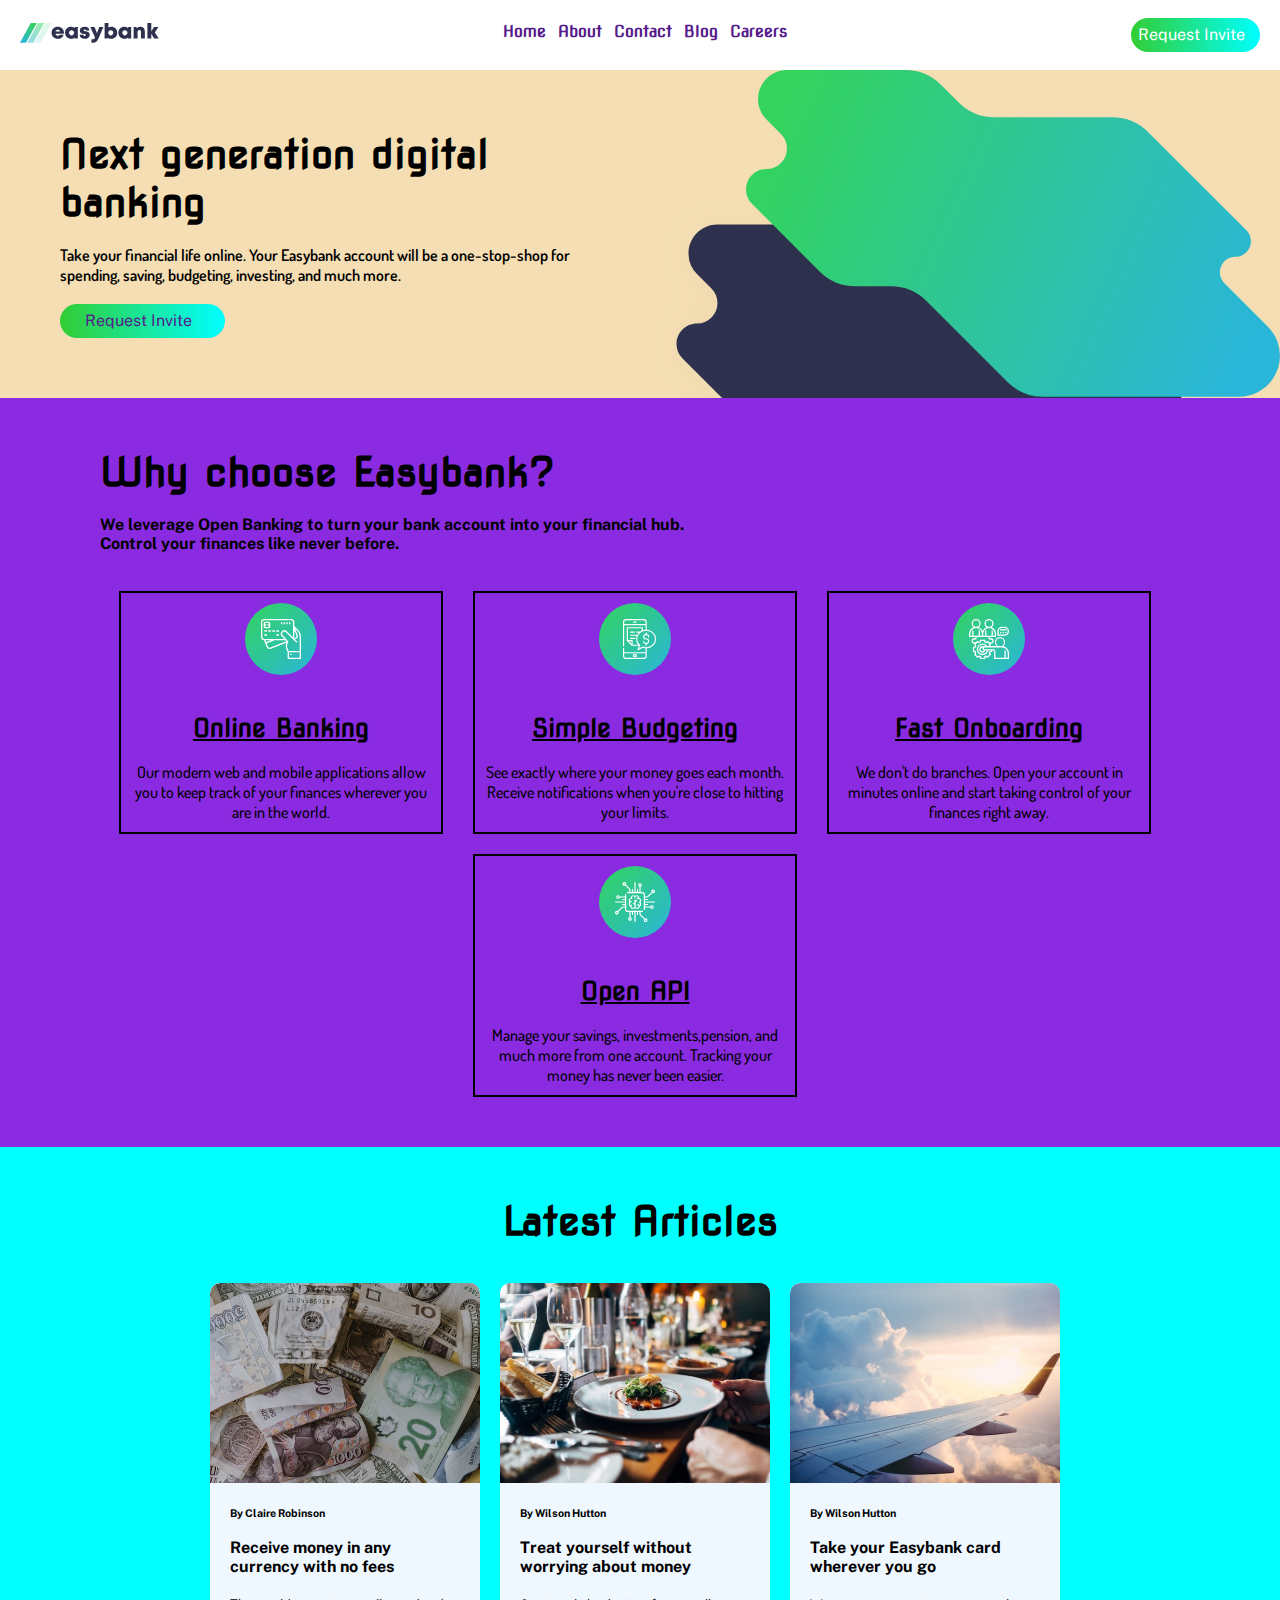
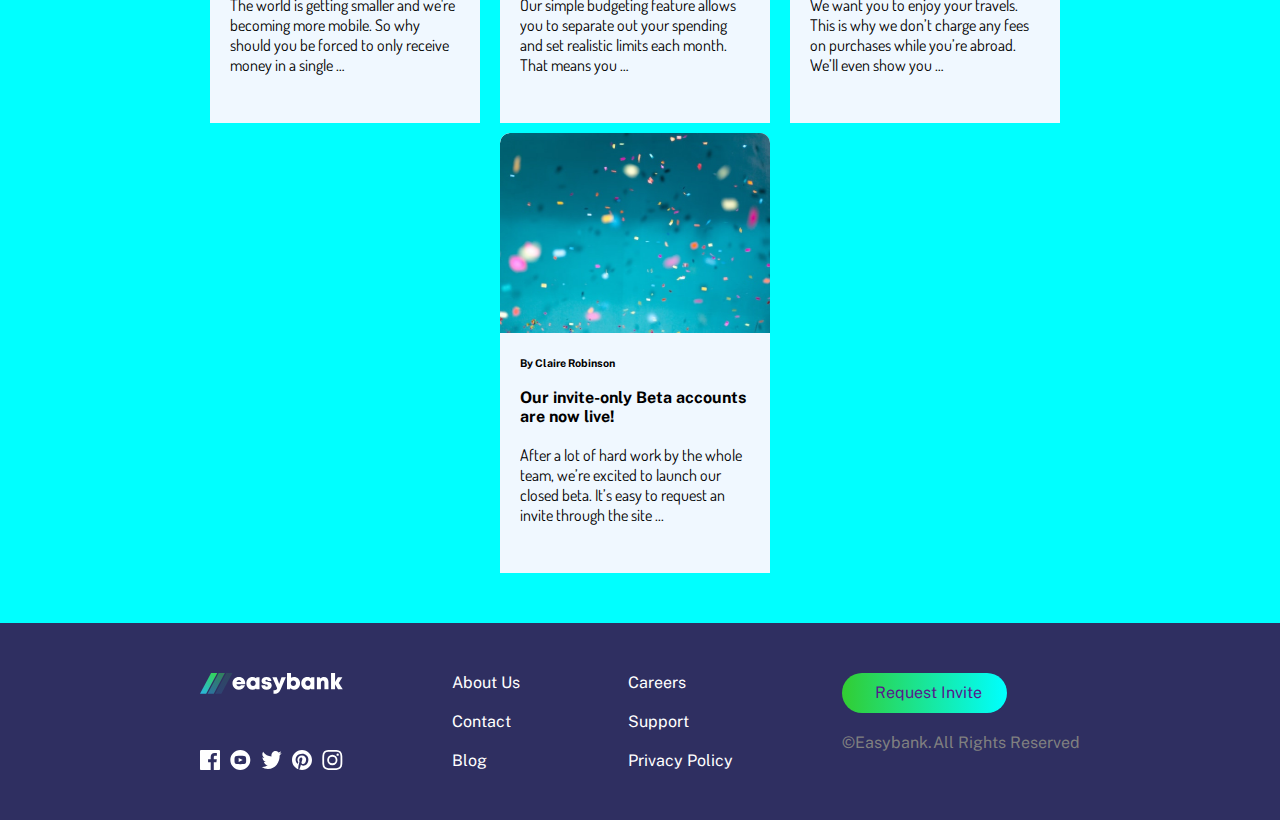
<file: index.html>
<!DOCTYPE html>
<html lang="en">
<head>
  <meta charset="UTF-8">
  <meta name="viewport" content="width=device-width, initial-scale=1.0"> <!-- displays site properly based on user's device -->

  <link rel="icon" type="image/png" sizes="32x32" href="./images/favicon-32x32.png">
  <link rel="stylesheet" href="./style.css">
  <link rel="stylesheet" href="https://cdnjs.cloudflare.com/ajax/libs/font-awesome/4.7.0/css/font-awesome.min.css">
 
  <title>Easybank landing page</title>

  <style>
    .attribution { font-size: 11px; text-align: center; }
    .attribution a { color: hsl(228, 45%, 44%); }
  </style>
</head>
<body>
<!-- Header Started -->
    <div class="header">
        <div class="menu-icon">
          <a href="javascript:void(0);" onclick="myFunction()">
            <i class="fa fa-bars"></i>
          </a>
        </div>
        <div class="logo">
            <img src="../images/logo.svg" alt="">
        </div>
        <div class="header-tabs">
            <a href="">Home</a>
            <a href="">About</a>
            <a href="">Contact</a>
            <a href="">Blog</a>
            <a href="">Careers</a>
        </div>
        <div class="button-ri">
            <div><a href="">Request Invite</a></div>
        </div>
    </div>
  
  <div class="mainBody">
  
  <div id="myLinks">
    <div class="header-menu">
      <a href="">Home</a>
      <a href="">About</a>
      <a href="">Contact</a>
      <a href="">Blog</a>
      <a href="">Careers</a>
    </div>
  </div>
      
      <!-- section One -->
      <div class="sectionOne">
        <div class="partOne1">
          <h2>
            Next generation
            digital banking
          </h2>
          <br>
          <p class="sec1-para">
            Take your financial life online. Your Easybank account will be a one-stop-shop 
            for spending, saving, budgeting, investing, and much more.
            <br>
          </p>
          <br>
          <div class="button-ri-2">
            <a href="">Request Invite</a>
          </div>
        </div>
        <div class="partOne2">
        </div>
      </div>
      
      <!-- section Two -->
      <div class="sectionTwo">
        <h2>
          Why choose Easybank?
        </h2>
        <br>
        <h4>
          We leverage Open Banking to turn your bank account into your financial hub. <br> 
          Control your finances like never before.
        </h4>
        <br>
        <br>
        <div class="fourGrid">
          <div class="img-box-1">
            <div class="center-img">
              <img src="../images/icon-online.svg" alt="">
            </div>
            <br>
            <br>
              <div class="sec2-heading"><u>Online Banking</u></div>
              <br>
              <p class="sec2-para">
                Our modern web and mobile 
                applications allow you to keep 
                track of your finances wherever 
                you are in the world. 
              </p>
          </div>
          <div class="img-box-1">
            <div class="center-img">
              <img src="../images/icon-budgeting.svg" alt="">
            </div>
            <br>
            <br>
              <div class="sec2-heading"><u>Simple Budgeting</u></div>
              <br>
              <p class="sec2-para">
                See exactly where your money
                goes each month. Receive
                notifications when you're close to
                hitting your limits.
              </p>
          </div>
          <div class="img-box-1">
            <div class="center-img">
              <img src="../images/icon-onboarding.svg" alt="">
            </div>
            <br>
            <br>
              <div class="sec2-heading"><u>Fast Onboarding</u></div>
              <br>
              <p class="sec2-para">
                We don't do branches. Open your
                account in minutes online and start
                taking control of your finances
                right away. 
              </p>
          </div>
          <div class="img-box-1">
            <div class="center-img">
              <img src="../images/icon-api.svg" alt="">
            </div>
            <br>
            <br>
              <div class="sec2-heading"><u>Open API</u></div>
              <br>
              <p class="sec2-para">
                Manage your savings, investments,pension,
                and much more from one
                account. Tracking your money has
                never been easier. 
              </p>
          </div>
        </div>
      </div>

      <!-- section Three -->
      <div class="sectionThree">
        <div>
          <h2 class="sec3-head">Latest Articles</h2>
          <br>
          <br>
        </div>
        <div class="img-gallery fourGrid-three">
          <div class="img-box">
            <div>
              <img src="../images/image-currency.jpg" alt="paisa hu me">
            </div>
            <div class="para">
              <h6>By Claire Robinson</h6>
              <br>
              <h4><a href="" class="pointer">Receive money in any currency with no fees</a></h4>
              <br>
              <p>
                The world is getting smaller and 
                we're becoming more mobile. So 
                why should you be forced to only 
                receive money in a single …  
              </p>
              <br>
            </div>
          </div>
          <div class="img-box">
            <div>
              <img src="../images/image-restaurant.jpg" alt="paisa hu me">
            </div>
            <div class="para">
              <h6>By Wilson Hutton</h6>
              <br>
              <h4><a href="" class="pointer">Treat yourself without worrying about money</a></h4>
              <br>
              <p>
                Our simple budgeting feature allows you to separate out your spending and set 
                realistic limits each month. That means you … 
              </p>
              <br>
            </div>
          </div>
          <div class="img-box">
            <div>
              <img src="../images/image-plane.jpg" alt="paisa hu me">
            </div>
            <div class="para">
              <h6>By Wilson Hutton</h6>
              <br>
              <h4><a href="" class="pointer">Take your Easybank card wherever you go</a></h4>
              <br>
              <p>
                We want you to enjoy your travels. This is why we don’t charge any fees on purchases 
                while you’re abroad. We’ll even show you …  
              </p>
              <br>
            </div>
          </div>
          <div class="img-box">
            <div>
              <img src="../images/image-confetti.jpg" alt="paisa hu me">
            </div>
            <div class="para">
              <h6>By Claire Robinson</h6>
              <br>
              <h4><a href="" class="pointer">Our invite-only Beta accounts are now live!</a></h4>
              <br>
              <p>
                After a lot of hard work by the whole team, we’re excited to launch our closed beta. 
                It’s easy to request an invite through the site ...  
              </p>
              <br>
            </div>
          </div>
        </div>
      </div>

      <!-- Footer Started  -->
      <div class="footer">
        <div class="footer-sec1">
          <img src="../images/logo copy.svg" alt="">
          <div class="icon-collection">
            <img src="../images/icon-facebook.svg" alt="">
            <img src="../images/icon-youtube.svg" alt="">
            <img src="../images/icon-twitter.svg" alt="">
            <img src="../images/icon-pinterest.svg" alt="">
            <img src="../images/icon-instagram.svg" alt="">
          </div>
        </div>
        <div class="footer-menu footer-sec2">
          <a href="">About Us</a>
          <a href="">Contact</a>
          <a href="">Blog</a>
        </div>
        <div class="footer-menu footer-sec3">
          <a href="">Careers</a>
          <a href="">Support</a>
          <a href="">Privacy Policy</a>
        </div>
        <div class="footer-button">
          <div class="footer-sec4">
            <a href="" class="button-ri-3">Request Invite</a>
            <div><span style="color: gray;">&copy;Easybank.All Rights Reserved</span></div>
          </div>
      </div>

  </div>
  <script>
    function myFunction() {
      var x = document.getElementById("myLinks");
      if (x.style.display === "block") {
        x.style.display = "none";
      } else {
        x.style.display = "block";
      }
    }
  </script>
</body>
</html>
</file>
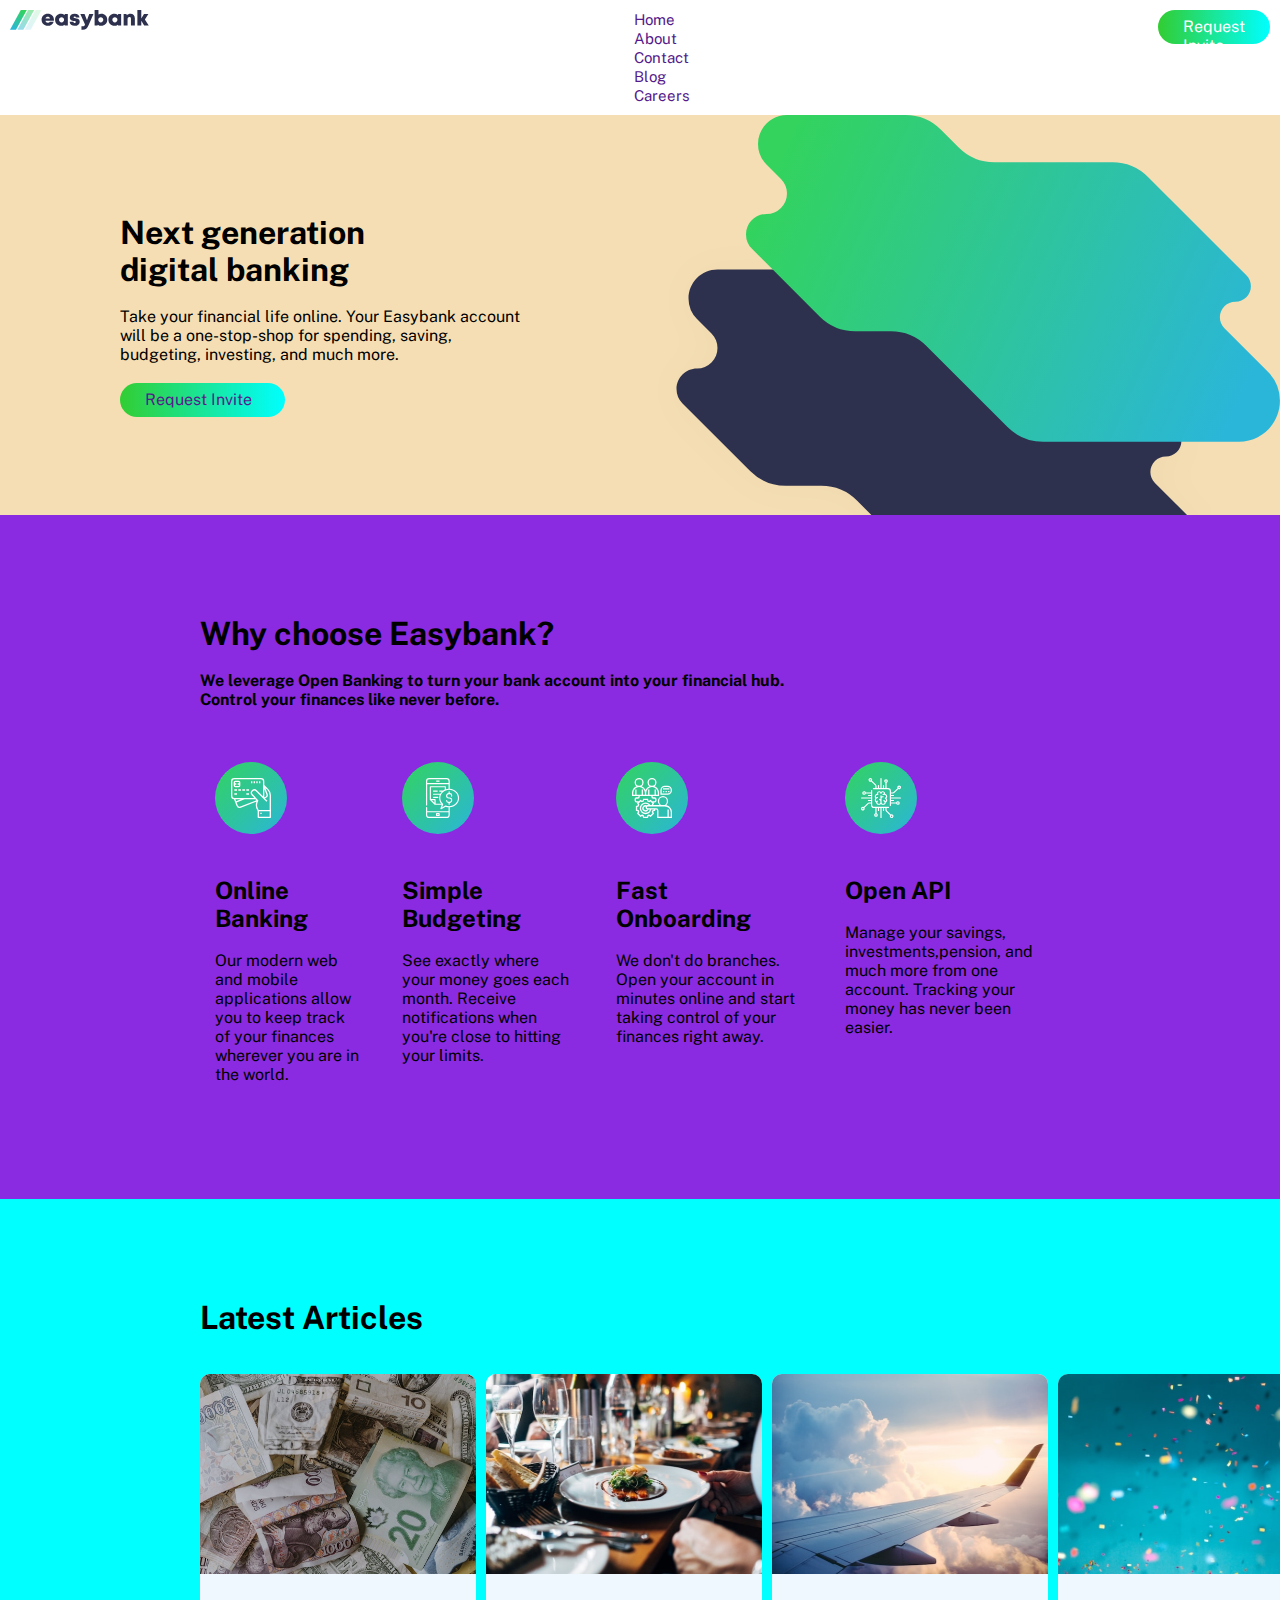
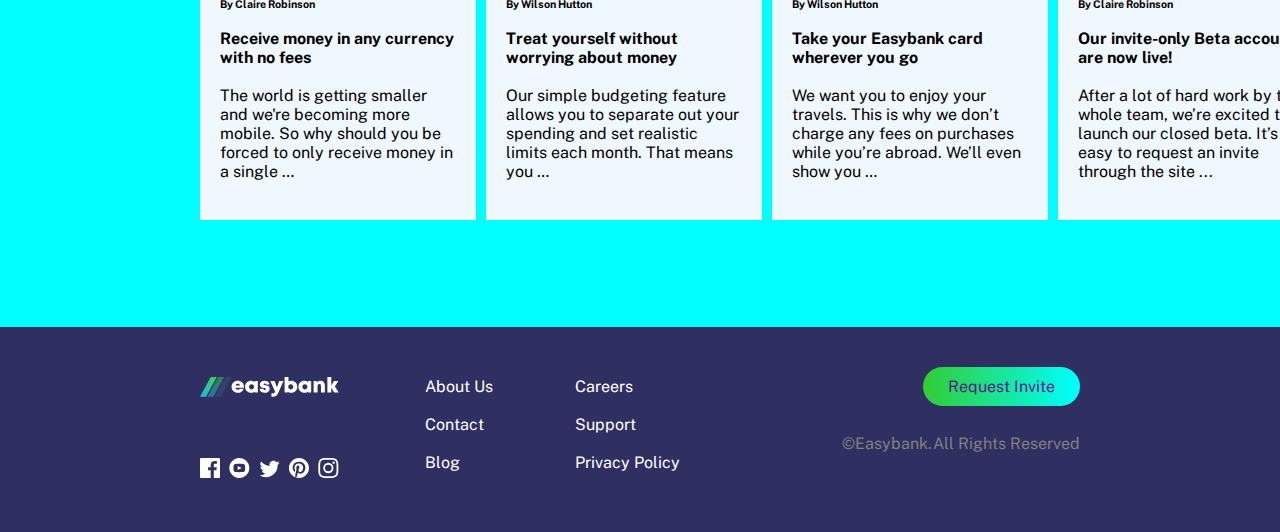
<file: Html/index.html>
<!DOCTYPE html>
<html lang="en">
<head>
  <meta charset="UTF-8">
  <meta name="viewport" content="width=device-width, initial-scale=1.0"> <!-- displays site properly based on user's device -->

  <link rel="icon" type="image/png" sizes="32x32" href="./images/favicon-32x32.png">
  <link rel="stylesheet" href="../Css/style.css">
  
  <title>Frontend Mentor | Easybank landing page</title>

  <!-- Feel free to remove these styles or customise in your own stylesheet 👍 -->
  <style>
    .attribution { font-size: 11px; text-align: center; }
    .attribution a { color: hsl(228, 45%, 44%); }
  </style>
</head>
<body>
<!-- Header Started -->
    <div class="header">
        <div class="logo">
            <img src="../images/logo.svg" alt="">
        </div>
        <div class="header-tabs">
            <a href="">Home</a>
            <a href="">About</a>
            <a href="">Contact</a>
            <a href="">Blog</a>
            <a href="">Careers</a>
        </div>
        <div class="button-ri">
            <div><a href="">Request Invite</a></div>
        </div>
    </div>
<!-- Header Finished -->

<!-- Body Started -->
    
  <!-- mainBody starts -->
  
  <div class="mainBody">
      
      <!-- section One -->

      <div class="sectionOne">
        <div class="partOne1">
          <h1>
            Next generation <br>
            digital banking
          </h1>
          <br>
          <p>
            Take your financial life online. Your Easybank account <br> will be a one-stop-shop 
            for spending, saving, <br> budgeting, investing, and much more.
            <br>
          </p>
          <br>
          <div class="button-ri-2">
            <a href="">Request Invite</a>
          </div>
        </div>
        <div class="partOne2">
        </div>
      </div>
      
      <!-- section One ends -->
      
      <!-- section Two -->

      <div class="sectionTwo">
        <h1>
          Why choose Easybank?
        </h1>
        <br>
        <h4>
          We leverage Open Banking to turn your bank account into your financial hub. <br> 
          Control your finances like never before.
        </h4>
        <br>
        <br>
        <div class="fourGrid">
          <div class="img-box-1">
            <div class="center">
              <img src="../images/icon-online.svg" alt="">
            </div>
            <br>
            <br>
              <h2>Online Banking</h2>
              <br>
              <p>
                Our modern web and mobile 
                applications allow you to keep 
                track of your finances wherever 
                you are in the world. 
              </p>
          </div>
          <div class="img-box-1">
            <div class="center">
              <img src="../images/icon-budgeting.svg" alt="">
            </div>
            <br>
            <br>
              <h2>Simple Budgeting</h2>
              <br>
              <p>
                See exactly where your money
                goes each month. Receive
                notifications when you're close to
                hitting your limits.
              </p>
          </div>
          <div class="img-box-1">
            <div class="center">
              <img src="../images/icon-onboarding.svg" alt="">
            </div>
            <br>
            <br>
              <h2>Fast Onboarding</h2>
              <br>
              <p>
                We don't do branches. Open your
                account in minutes online and start
                taking control of your finances
                right away. 
              </p>
          </div>
          <div class="img-box-1">
            <div class="center">
              <img src="../images/icon-api.svg" alt="">
            </div>
            <br>
            <br>
              <h2>Open API</h2>
              <br>
              <p>
                Manage your savings, investments,pension,
                and much more from one
                account. Tracking your money has
                never been easier. 
              </p>
          </div>
        </div>
      </div>
      
      <!-- section Two ends -->

      <!-- section Three -->

      <div class="sectionThree">
        <div>
          <h1>Latest Articles</h1>
          <br>
          <br>
        </div>
        <div class="img-gallery fourGrid">
          <div class="img-box">
            <div>
              <img src="../images/image-currency.jpg" alt="paisa hu me">
            </div>
            <div class="para">
              <h6>By Claire Robinson</h6>
              <br>
              <h4><a href="" class="pointer">Receive money in any currency with no fees</a></h4>
              <br>
              <p>
                The world is getting smaller and 
                we're becoming more mobile. So 
                why should you be forced to only 
                receive money in a single …  
              </p>
              <br>
            </div>
          </div>
          <div class="img-box">
            <div>
              <img src="../images/image-restaurant.jpg" alt="paisa hu me">
            </div>
            <div class="para">
              <h6>By Wilson Hutton</h6>
              <br>
              <h4><a href="" class="pointer">Treat yourself without worrying about money</a></h4>
              <br>
              <p>
                Our simple budgeting feature allows you to separate out your spending and set 
                realistic limits each month. That means you … 
              </p>
              <br>
            </div>
          </div>
          <div class="img-box">
            <div>
              <img src="../images/image-plane.jpg" alt="paisa hu me">
            </div>
            <div class="para">
              <h6>By Wilson Hutton</h6>
              <br>
              <h4><a href="" class="pointer">Take your Easybank card wherever you go</a></h4>
              <br>
              <p>
                We want you to enjoy your travels. This is why we don’t charge any fees on purchases 
                while you’re abroad. We’ll even show you …  
              </p>
              <br>
            </div>
          </div>
          <div class="img-box">
            <div>
              <img src="../images/image-confetti.jpg" alt="paisa hu me">
            </div>
            <div class="para">
              <h6>By Claire Robinson</h6>
              <br>
              <h4><a href="" class="pointer">Our invite-only Beta accounts are now live!</a></h4>
              <br>
              <p>
                After a lot of hard work by the whole team, we’re excited to launch our closed beta. 
                It’s easy to request an invite through the site ...  
              </p>
              <br>
            </div>
          </div>
        </div>
      </div>

      <!-- section Three ends  -->

      <div class="footer">
        <div>
          <img src="../images/logo copy.svg" alt="">
          <br>
          <br>
          <br>
          <br>
          <div class="icon-collection">
            <img src="../images/icon-facebook.svg" alt="">
            <img src="../images/icon-youtube.svg" alt="">
            <img src="../images/icon-twitter.svg" alt="">
            <img src="../images/icon-pinterest.svg" alt="">
            <img src="../images/icon-instagram.svg" alt="">
          </div>
        </div>
        <div class="footer-menu">
          <a href="">About Us</a>
          <br>
          <br>
          <a href="">Contact</a>
          <br>
          <br>
          <a href="">Blog</a>
        </div>
        <div class="footer-menu">
          <a href="">Careers</a>
          <br>
          <br>
          <a href="">Support</a>
          <br>
          <br>
          <a href="">Privacy Policy</a>
        </div>
        <div class="footer-button">
          <div>
            <a href="" class="button-ri-3">Request Invite</a></div>
            <br>
            <br>
            <span style="color: gray;">&copy;Easybank.All Rights Reserved</span>
          </div>
      </div>

  </div>
    
    <!-- mainBody ends -->

<!-- Body Finished -->


<!-- 
  Home
  About
  Contact
  Blog
  Careers

  Request Invite



  Next generation digital banking

  Take your financial life online. Your Easybank account will be a one-stop-shop 
  for spending, saving, budgeting, investing, and much more.

  Request Invite



  Why choose Easybank?

  We leverage Open Banking to turn your bank account into your financial hub. Control 
  your finances like never before.

  Online Banking
  Our modern web and mobile applications allow you to keep track of your finances 
  wherever you are in the world.

  Simple Budgeting
  See exactly where your money goes each month. Receive notifications when you’re 
  close to hitting your limits.

  Fast Onboarding
  We don’t do branches. Open your account in minutes online and start taking control 
  of your finances right away.

  Open API
  Manage your savings, investments, pension, and much more from one account. Tracking 
  your money has never been easier.

  

  Latest Articles

  By Claire Robinson
  Receive money in any currency with no fees
  The world is getting smaller and we’re becoming more mobile. So why should you be 
  forced to only receive money in a single …

  By Wilson Hutton
  Treat yourself without worrying about money
  Our simple budgeting feature allows you to separate out your spending and set 
  realistic limits each month. That means you …

  By Wilson Hutton
  Take your Easybank card wherever you go
  We want you to enjoy your travels. This is why we don’t charge any fees on purchases 
  while you’re abroad. We’ll even show you …

  By Claire Robinson
  Our invite-only Beta accounts are now live!
  After a lot of hard work by the whole team, we’re excited to launch our closed beta. 
  It’s easy to request an invite through the site ...

  

  About Us
  Contact
  Blog
  Careers
  Support
  Privacy Policy

  Request Invite

  © Easybank. All Rights Reserved -->
  
  <!-- <div class="attribution">
    Challenge by <a href="https://www.frontendmentor.io?ref=challenge" target="_blank">Frontend Mentor</a>. 
    Coded by <a href="#">Your Name Here</a>.
  </div> -->
</body>
</html>
</file>
<file: style.css>
@import url('https://fonts.googleapis.com/css2?family=Lato:wght@300;400&family=Public+Sans:wght@300;400&display=swap');

@import url('https://fonts.googleapis.com/css2?family=Dosis:wght@300;400;500;600;700&family=Nova+Square&display=swap');

*{
    padding: 0px;
    margin: 0px;
    overflow-x: hidden;
}

body{
    font-family: 'Lato', sans-serif;
    font-family: 'Public Sans', sans-serif;
}

a{
    text-decoration: none;
}

h2{
    font-family: 'Nova Square', sans-serif;
    font-size: 40px;
}

p{
    font-family: 'Dosis', sans-serif;
    font-weight: 400;
}

.header{
    display: flex;
    height: 70px;
    justify-content: space-between;
    align-items: center;
    padding: 0px 20px;
}

.header-tabs{
    font-family: 'Nova Square', sans-serif;
    display: flex;
    gap: 12px;
    font-weight: bolder;
}

.header-tabs a{
    border-bottom: 4px solid white;
    padding-bottom: 3px;
}

.header-tabs a:hover{
    border-bottom: 4px solid limegreen;
    padding-bottom: 3px;
}

/* .menu-icon{

} */

.button-ri { 
    height: 20px;
    width: 115px;
    padding: 7px;
    border-radius: 30px;
    background-image: linear-gradient(to right, limegreen, cyan);
}

.button-ri a{
    color: white;
}

.button-ri:hover{
    cursor: pointer;
}

.sectionOne{
    display: grid;
    grid-template-columns: 50% 50%;
    background-color: wheat;
    min-height: 300px;
    z-index: 1;
    position: relative;
}

.partOne1{
    margin: auto;
    padding: 60px;
}

.sec1-para{
    font-weight: 600;
}

.button-ri-2 {
    height: 20px;
    width: 115px;
    padding: 7px;
    padding-left: 25px;
    padding-right: 25px;
    border-radius: 30px;
    background-image: linear-gradient(to right, limegreen, cyan);
}

.partOne2{
    background-image: url('../images/bg-intro-desktop.svg');
    background-repeat: no-repeat;
    background-size: cover;
    z-index: -999;
}

.sectionTwo{
    background-color: blueviolet;
    padding: 50px 100px;
}

.fourGrid{
    width: 100%;
    display: flex;
    gap: 20px;
    flex-wrap: wrap;
    justify-content: center;
}

.center-img{
    display: flex;
    justify-content: center;
    align-items: center;
}

.img-box-1{
    margin-right: 10px;
    padding: 10px;
    border: 2px solid black;
    max-height: 300px;
    max-width: 300px;
}

.sec2-heading{
    font-family: 'Nova Square', sans-serif;
    font-weight: 700;
    font-size: 25px;
    text-align: center;
}

.sec2-para{
    text-align: center;
    font-weight: 500;
}

.sectionThree{
    min-height: 33rem;
    background-color: aqua;
    padding: 50px 100px;
}

.sec3-head{
    text-align: center;
}

.fourGrid-three{
    display: flex;
    flex-wrap: wrap;
    justify-content: center;
    gap: 10px;
}

.img-box{
    background-color: aliceblue;
    margin-right: 10px;
    border-start-end-radius: 10px;
    border-start-start-radius: 10px;
    max-width: 270px;
    min-height: 440px;
}

.img-box img{
    height: 200px;
    width: 276px;
    border-start-end-radius: 10px;
    border-start-start-radius: 10px;
}

.para{
    padding: 20px;
}

.footer{
    background-color: rgb(47, 47, 97);
    padding: 50px 200px;
    display: flex;
    justify-content: space-between;
    flex-wrap: wrap;
    gap: 20px;
}

.footer-sec1{
    display: flex;
    flex-direction: column;
    justify-content: space-between;
}

.footer-sec2{
    display: flex;
    flex-direction: column;
    gap: 20px;
}

.footer-sec3{
    display: flex;
    flex-direction: column;
    gap: 20px;
}

.footer-sec4{
    display: flex;
    flex-direction: column;
    gap: 20px;
}

.icon-collection{
    display: flex;
    gap: 10px;
}

.icon-collection img:hover{
    cursor: pointer;
}

.footer-menu a{
    color: white;
}

.footer-menu a:hover{
    color: limegreen;
}

.button-ri-3{
    height: 20px;
    width: 115px;
    padding: 10px;
    padding-left: 25px;
    padding-right: 25px;
    border-radius: 30px;
    background-image: linear-gradient(to right, limegreen, cyan);
}

.footer-button{
    text-align: right;
}

.pointer{
    cursor: pointer;
    color: black;
}

.pointer:hover{
    color: limegreen;
}

@media (min-width: 800px) {
    .menu-icon{
        display: none;
    }
    .header-menu{
        display: none;
    }
}

@media (max-width: 800px) {
    .header-tabs{
        display: none;
    }
    #myLinks{
        display: none;
    }
    .header-menu{
        display: flex;
        flex-direction: column;
        align-items: center;
        gap: 5px;
        font-family: 'Nova Square', sans-serif;
        font-weight: bolder;
        background-color: rgb(102, 90, 90);
        padding: 10px 0px;
    }
    .header-menu a{
        width: 100%;
        text-align: center;
        padding-bottom: 3px;
        color: limegreen;
    }
    
    .header-menu a:hover{
        background-color: white;
        padding-bottom: 3px;
    }
    .sectionTwo{
        padding: 50px 100px;
    }
    .sectionThree{
        padding: 30px 30px;
    }
    .footer{
        padding: 50px 200px;
    }
}

@media (max-width: 600px) {
    .partOne1{
        padding: 20px;
    }
    .button-ri{
        display: none;
    }
    .sectionTwo{
        padding: 25px 50px;
    }
    .sectionThree{
        padding: 30px 10px;
    }
    .footer{
        padding: 50px 200px;
    }
}
</file>
<file: Css/style.css>
@import url('https://fonts.googleapis.com/css2?family=Lato:wght@300;400&family=Public+Sans:wght@300;400&display=swap');

*{
    padding: 0px;
    margin: 0px;
}

body{
    font-family: 'Lato', sans-serif;
    font-family: 'Public Sans', sans-serif;
}

a{
    text-decoration: none;
}

.header{
    display: flex;
    margin: 10px;
}

.logo{
    margin-right: 30rem;
}

.header-tabs a{
    margin-left: 5px;
    font-size: 15px;
}

.header-tabs a:hover{
    border-bottom: 4px solid limegreen;
    padding-bottom: 15px;
}

.button-ri { 
    margin-left: 27rem;   
    height: 20px;
    width: 115px;
    padding: 7px;
    padding-left: 25px;
    padding-right: 25px;
    border-radius: 30px;
    background-image: linear-gradient(to right, limegreen, cyan);
}

.button-ri a{
    color: white;
}

.button-ri:hover{
    cursor: pointer;
}

.mainBody{
    max-width: 100rem;
}

.sectionOne{
    display: grid;
    grid-template-columns: 50% 50%;
    background-color: wheat;
    height: 25rem;
}

.partOne1{
    margin: auto;
    padding: 60px;
}

.button-ri-2 {
    height: 20px;
    width: 115px;
    padding: 7px;
    padding-left: 25px;
    padding-right: 25px;
    border-radius: 30px;
    background-image: linear-gradient(to right, limegreen, cyan);
}

.partOne2{
    background-image: url('../images/bg-intro-desktop.svg');
    background-repeat: no-repeat;
    background-size: cover;
}

.fourGrid{
    display: grid;
    grid-template-columns: auto auto auto auto;
}

.sectionTwo{
    background-color: blueviolet;
    padding-left: 200px;
    padding-right: 200px;
    padding-top: 100px;
    padding-bottom: 100px;
}

.center{
    text-align: left;
}

.img-box-1{
    margin-right: 10px;
    padding: 15px;
}


.sectionThree{
    height: 33rem;
    background-color: aqua;
    padding-left: 200px;
    padding-right: 200px;
    padding-top: 100px;
    padding-bottom: 100px;
}

.img-box{
    background-color: aliceblue;
    margin-right: 10px;
    border-start-end-radius: 10px;
    border-start-start-radius: 10px;
}

.img-box img{
    height: 200px;
    width: 276px;
    border-start-end-radius: 10px;
    border-start-start-radius: 10px;
}

.para{
    padding: 20px;
}

.footer{
    background-color: rgb(47, 47, 97);
    padding-left: 200px;
    padding-right: 200px;
    padding-top: 50px;
    padding-bottom: 50px;
    display: grid;
    grid-template-columns: auto auto auto auto;
}

.icon-collection img{
    margin-right: 5px;
}

.icon-collection img:hover{
    cursor: pointer;
}

.footer-menu a{
    color: white;
}

.footer-menu a:hover{
    color: limegreen;
}

.button-ri-3{
    height: 20px;
    width: 115px;
    padding: 10px;
    padding-left: 25px;
    padding-right: 25px;
    border-radius: 30px;
    background-image: linear-gradient(to right, limegreen, cyan);
}

.footer-button{
    text-align: right;
}

.pointer{
    cursor: pointer;
    color: black;
}

.pointer:hover{
    color: limegreen;
}
</file>
